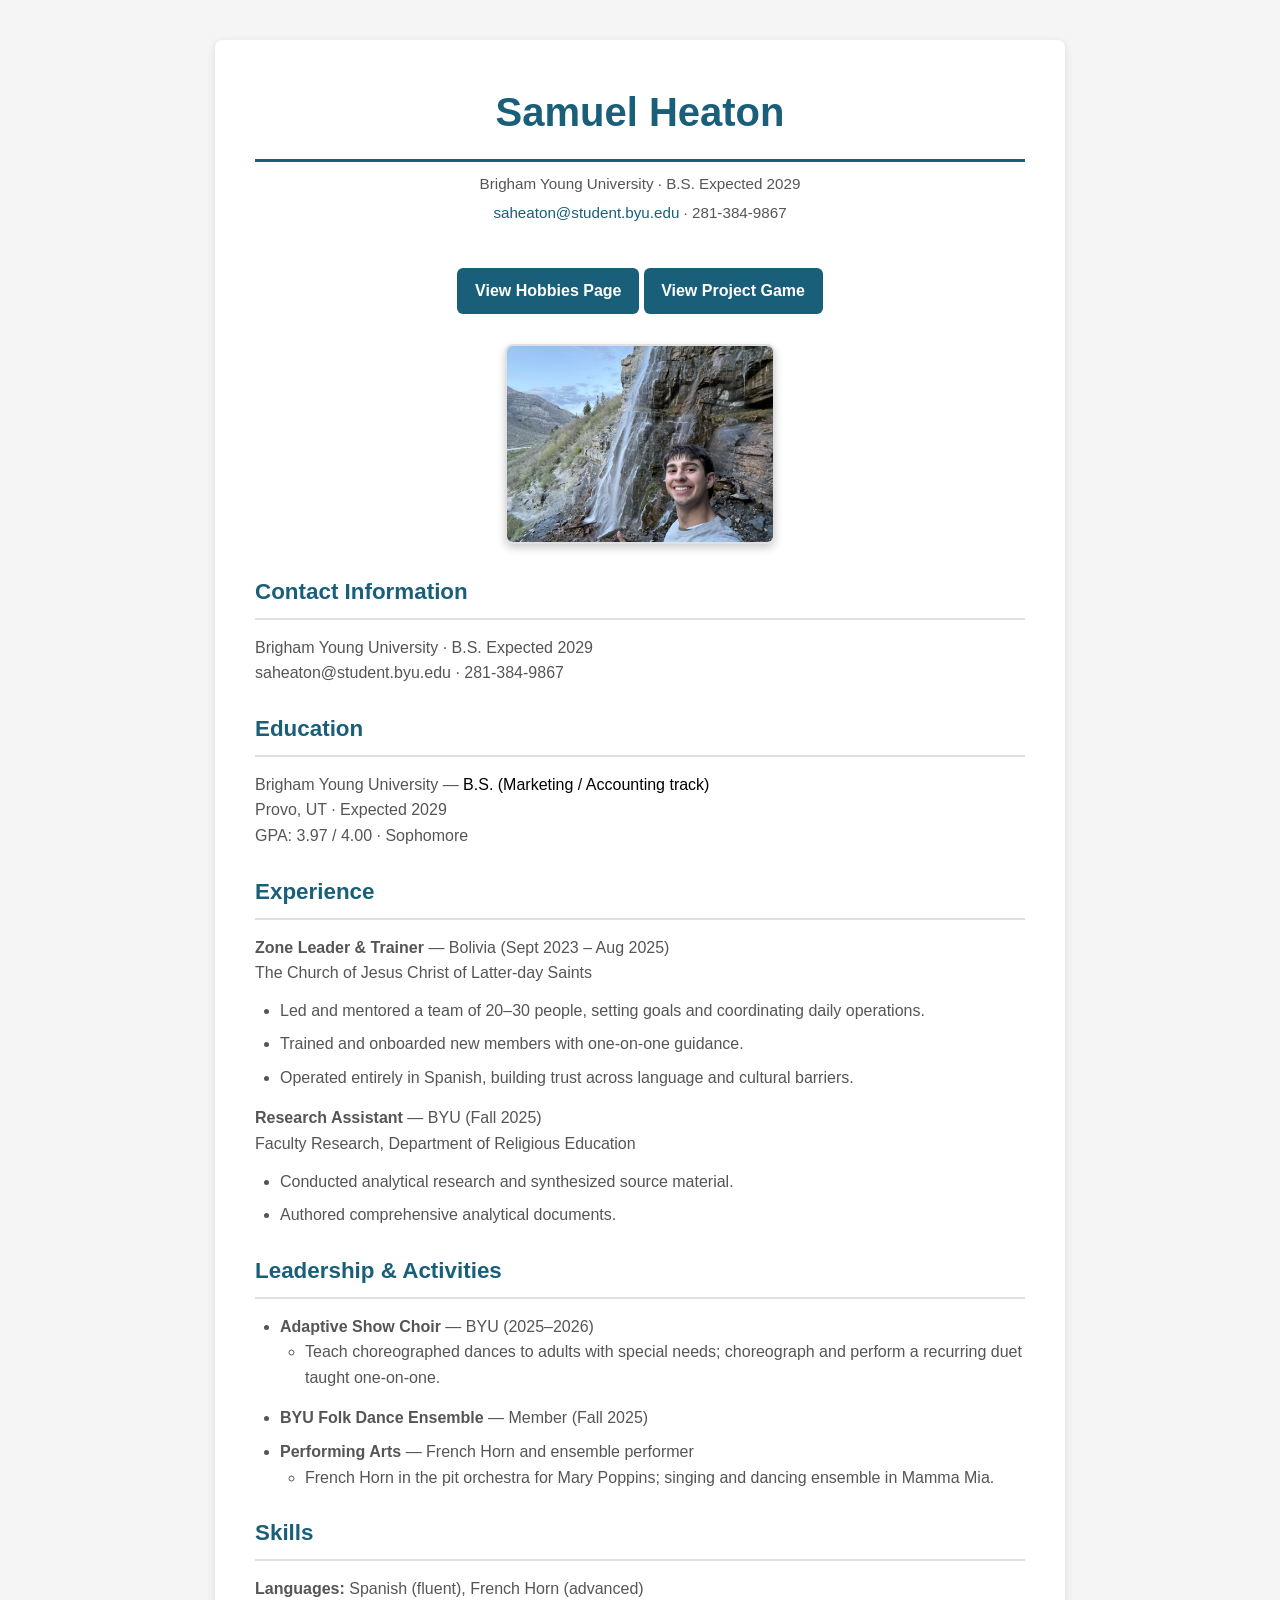
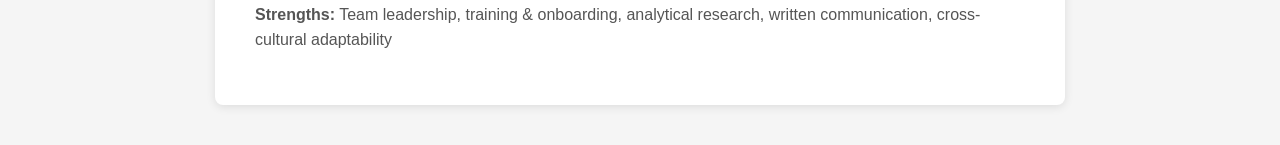
<file: index.html>
<!DOCTYPE html>
<html lang="en">
<head>
    <meta charset="UTF-8">
    <meta name="viewport" content="width=device-width, initial-scale=1.0">
    <title>Samuel Heaton's Resume</title>
   <link rel="stylesheet" href="stylesheets.css">
</head>
<body>
    <div class="container">
        <h1>Samuel Heaton</h1>
        
        <div class="header-info">
            <p>Brigham Young University · B.S. Expected 2029</p>
            <p><a href="mailto:saheaton@student.byu.edu">saheaton@student.byu.edu</a> · 281-384-9867</p>
        </div>
        <div class="header-actions">
            <a href="hobbies.html" class="nav-button">View Hobbies Page</a>
            <a href="projectgame.html" class="nav-button">View Project Game</a>
        </div>

        <img src="Resume Photo.jpg" alt="Samuel Heaton">

        <h2><strong>Contact Information</strong></h2>
        <p>Brigham Young University · B.S. Expected 2029<br>
        saheaton@student.byu.edu · 281-384-9867</p>

        <h2>Education</h2>
        <p>Brigham Young University — <span style="color: #000000;">B.S. (Marketing / Accounting track)</span><br>
        Provo, UT · Expected 2029<br>
        GPA: 3.97 / 4.00 · Sophomore</p>

        <h2>Experience</h2>
        <p><strong>Zone Leader & Trainer</strong> — Bolivia (Sept 2023 – Aug 2025)<br>
        The Church of Jesus Christ of Latter-day Saints</p>
        <ul>
            <li>Led and mentored a team of 20–30 people, setting goals and coordinating daily operations.</li>
            <li>Trained and onboarded new members with one-on-one guidance.</li>
            <li>Operated entirely in Spanish, building trust across language and cultural barriers.</li>
        </ul>

        <p><strong>Research Assistant</strong> — BYU (Fall 2025)<br>
        Faculty Research, Department of Religious Education</p>
        <ul>
            <li>Conducted analytical research and synthesized source material.</li>
            <li>Authored comprehensive analytical documents.</li>
        </ul>

        <h2 id="Leadership">Leadership & Activities</h2>
        <ul>
            <li>
                <strong>Adaptive Show Choir</strong> — BYU (2025–2026)
                <ul>
                    <li>Teach choreographed dances to adults with special needs; choreograph and perform a recurring duet taught one-on-one.</li>
                </ul>
            </li>
            <li><strong>BYU Folk Dance Ensemble</strong> — Member (Fall 2025)</li>
            <li>
                <strong>Performing Arts</strong> — French Horn and ensemble performer
                <ul>
                    <li>French Horn in the pit orchestra for Mary Poppins; singing and dancing ensemble in Mamma Mia.</li>
                </ul>
            </li>
        </ul>

        <h2>Skills</h2>
        <p><strong>Languages:</strong> Spanish (fluent), French Horn (advanced)<br>
        <strong>Strengths:</strong> Team leadership, training & onboarding, analytical research, written communication, cross-cultural adaptability</p>
    </div>
</body>
</html>
</file>
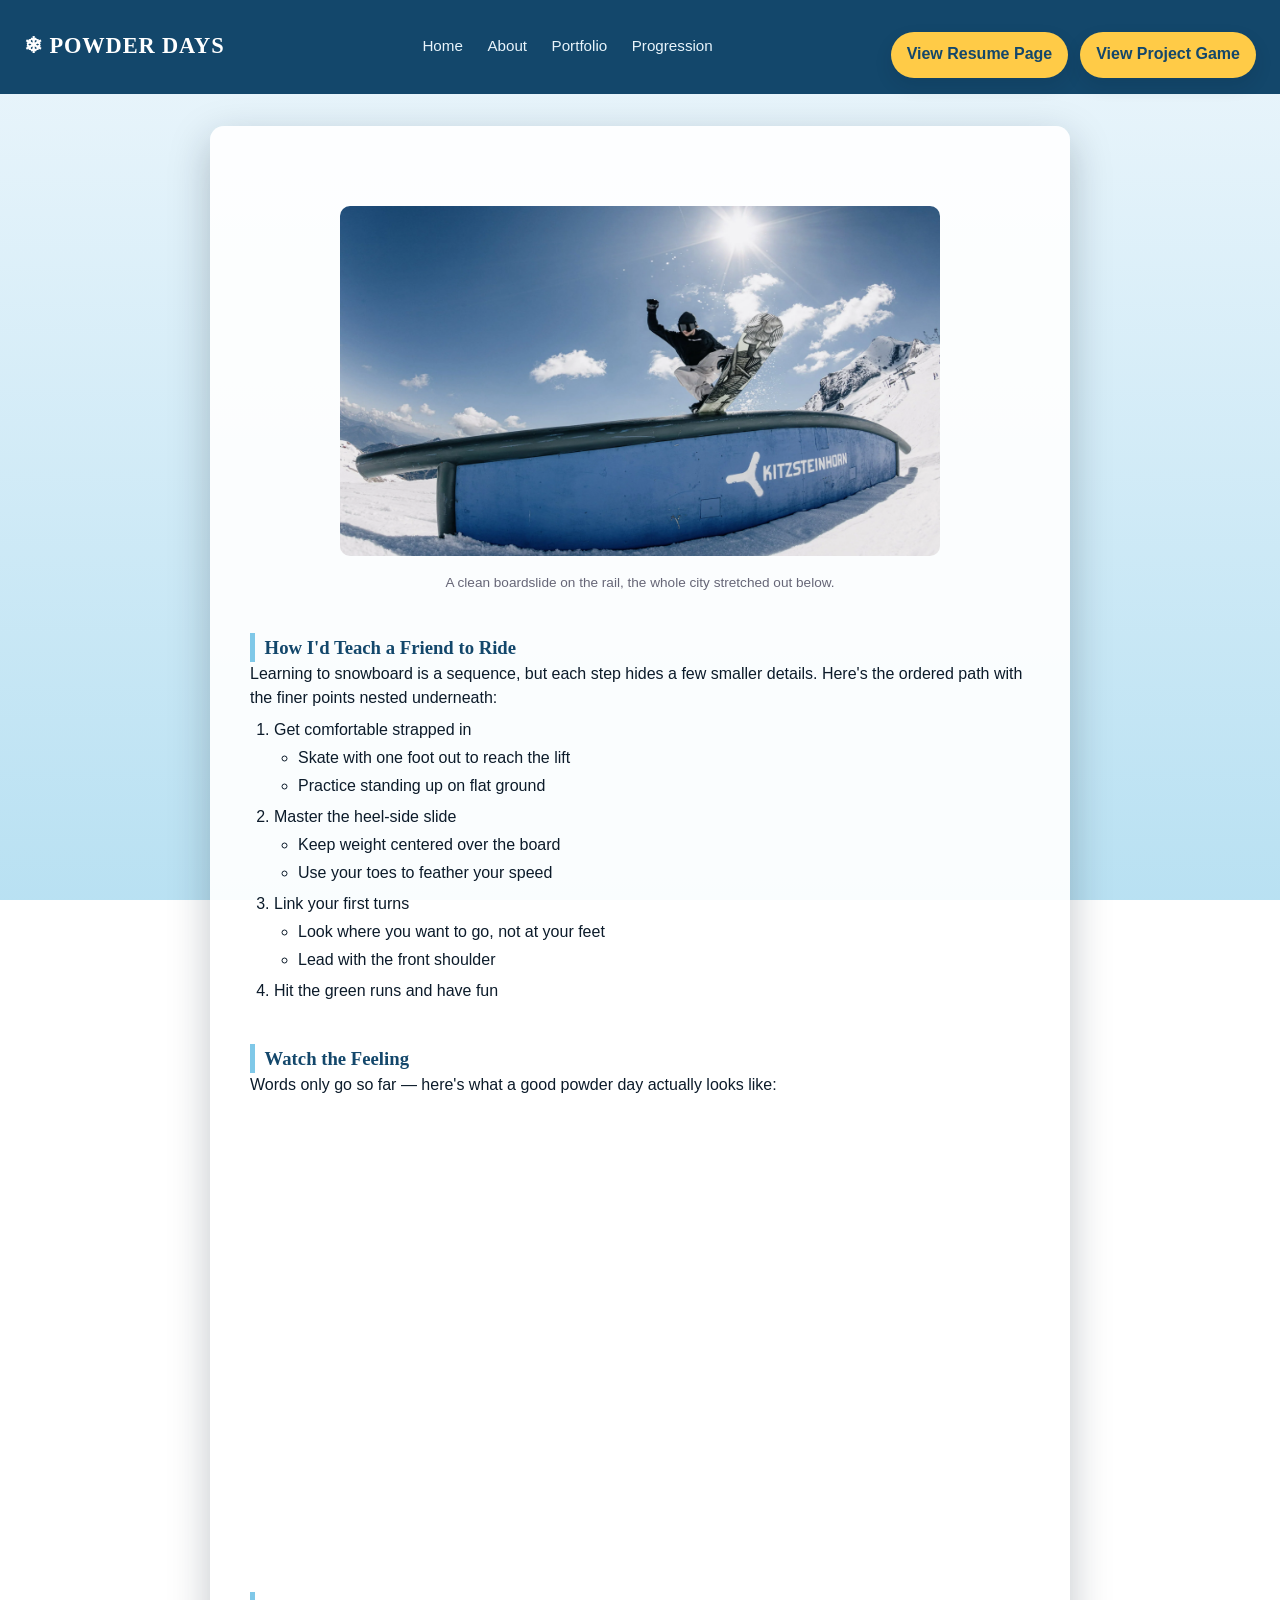
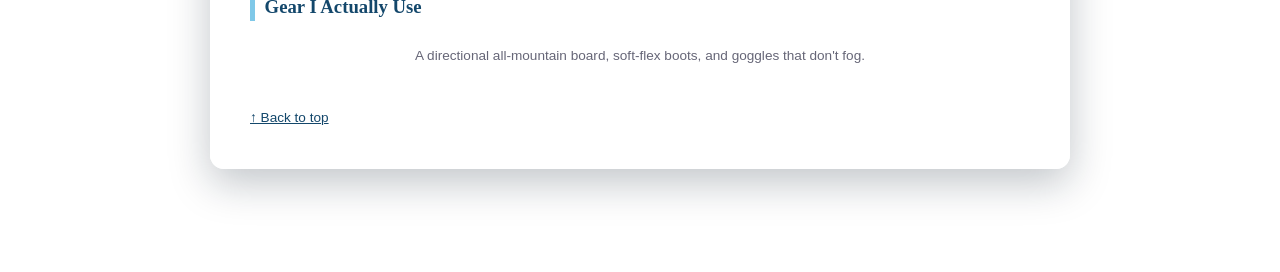
<file: hobbies.html>
<!DOCTYPE html>
<html lang="en">
<head>
  <meta charset="UTF-8">
  <meta name="viewport" content="width=device-width, initial-scale=1.0">
  <title>Powder Days — A Snowboarding Scratch Page</title>
  <link rel="stylesheet" href="stylesheet snowboarding.css">
</head>
<body>

<header id="top" class="site-header">
  <h1>❄ Powder Days</h1>
  <nav>
    <a href="index.html">Home</a>
    <a href="about.html">About</a>
    <a href="portfolio.html">Portfolio</a>
    <a href="#progression">Progression</a>
  </nav>
  <div style="display:flex;gap:0.75rem;flex-wrap:wrap;align-items:center;margin-top:1rem;">
    <a href="index.html" class="nav-button">View Resume Page</a>
    <a href="projectgame.html" class="nav-button">View Project Game</a>
  </div>
</header>

<main class="content-card">
  <figure>
    <img class="shot" src="Snowboarding Hobbies page.jpg" alt="Snowboarder sliding a rail" height="350" width="600">
    <figcaption>A clean boardslide on the rail, the whole city stretched out below.</figcaption>
  </figure>

  <h3 id="progression">How I'd Teach a Friend to Ride</h3>
  <p>Learning to snowboard is a sequence, but each step hides a few smaller details. Here's the ordered path with the finer points nested underneath:</p>

  <ol>
    <li>Get comfortable strapped in
      <ul>
        <li>Skate with one foot out to reach the lift</li>
        <li>Practice standing up on flat ground</li>
      </ul>
    </li>
    <li>Master the heel-side slide
      <ul>
        <li>Keep weight centered over the board</li>
        <li>Use your toes to feather your speed</li>
      </ul>
    </li>
    <li>Link your first turns
      <ul>
        <li>Look where you want to go, not at your feet</li>
        <li>Lead with the front shoulder</li>
      </ul>
    </li>
    <li>Hit the green runs and have fun</li>
  </ol>

  <h3>Watch the Feeling</h3>
  <p>Words only go so far — here's what a good powder day actually looks like:</p>
  <div class="video-wrap">
    <iframe
      src="https://www.youtube.com/embed/Gm2gLbsahB8"
      title="Snowboarding powder video"
      allow="accelerometer; autoplay; clipboard-write; encrypted-media; gyroscope; picture-in-picture"
      allowfullscreen></iframe>
  </div>

  <h3>Gear I Actually Use</h3>
  <figure>
    <figcaption>A directional all-mountain board, soft-flex boots, and goggles that don't fog.</figcaption>
  </figure>

  <a class="toplink" href="#top">↑ Back to top</a>
</main>

<footer>
  Scratch page · built by hand with HTML &amp; CSS · ❄
</footer>

</body>
</html>
</file>
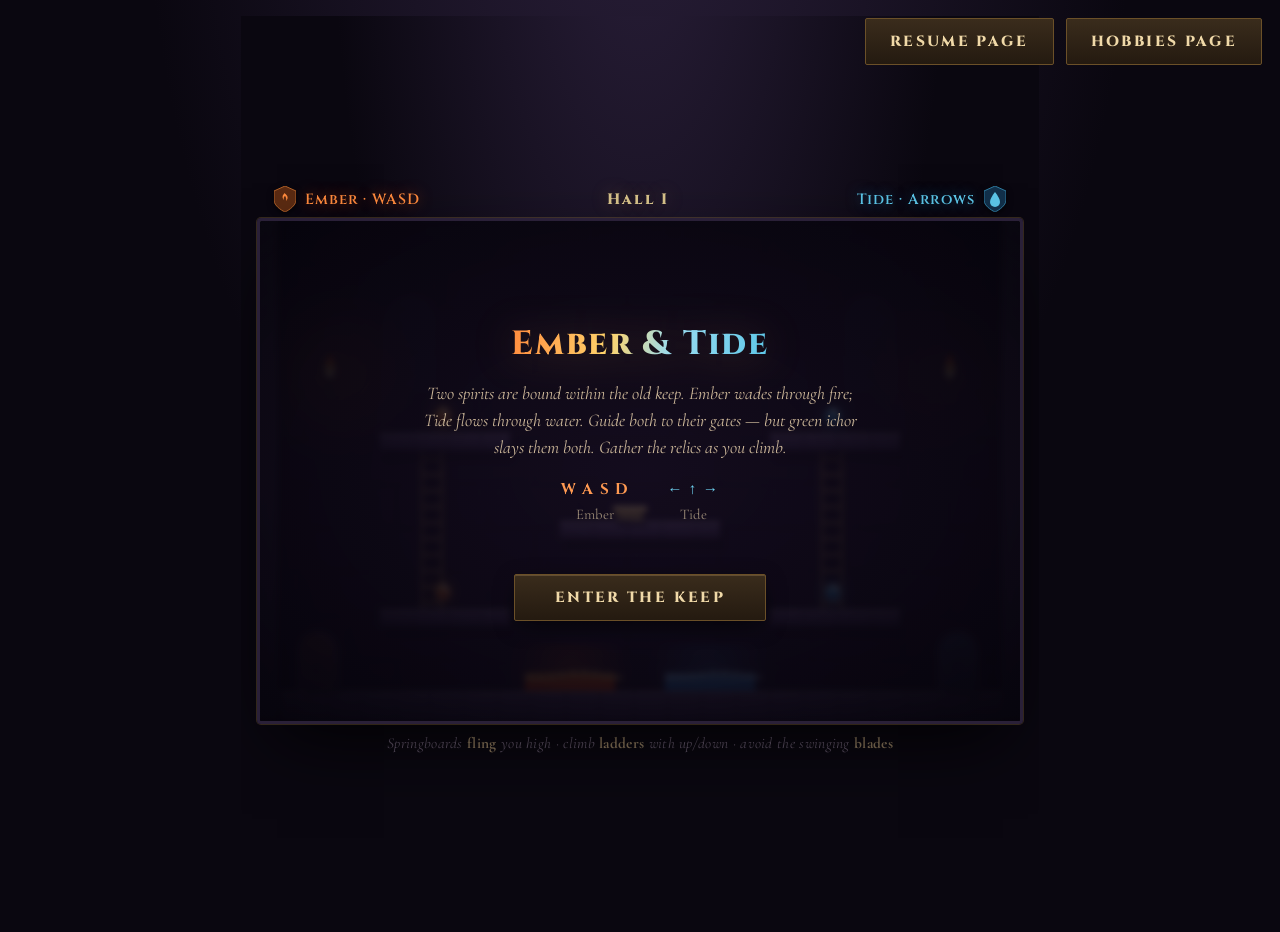
<file: projectgame.html>
<!DOCTYPE html>
<html lang="en">
<head>
<meta charset="UTF-8">
<meta name="viewport" content="width=device-width, initial-scale=1.0">
<title>Ember & Tide — A Castle Co-op</title>
<style>
  @import url('https://fonts.googleapis.com/css2?family=Cinzel:wght@600;800&family=Cormorant+Garamond:ital,wght@0,500;0,600;1,500&display=swap');
  *{margin:0;padding:0;box-sizing:border-box;}
  html,body{
    background:
      radial-gradient(ellipse at 50% -20%, #2a1f3a 0%, transparent 55%),
      #0a0710;
    display:flex;flex-direction:column;align-items:center;justify-content:center;
    min-height:100vh;
    font-family:'Cormorant Garamond',serif;
    overflow:hidden;user-select:none;
    padding:16px;
  }
  #ui{
    display:flex;align-items:center;justify-content:space-between;
    width:760px;max-width:98vw;padding:6px 14px;
  }
  .player-label{
    font-family:'Cinzel',serif;font-size:0.92rem;font-weight:600;
    letter-spacing:0.06em;display:flex;align-items:center;gap:9px;
  }
  .fire-label{color:#ff8a3d;text-shadow:0 0 14px rgba(255,90,20,0.5);}
  .water-label{color:#5cc6e8;text-shadow:0 0 14px rgba(40,160,220,0.5);}
  .crest{width:22px;height:26px;position:relative;}
  .crest svg{width:100%;height:100%;filter:drop-shadow(0 2px 3px rgba(0,0,0,0.6));}
  #level-info{
    font-family:'Cinzel',serif;font-size:0.95rem;font-weight:800;
    color:#d8c38a;letter-spacing:0.14em;
    text-shadow:0 0 18px rgba(180,140,60,0.4);
  }
  #canvas-wrap{
    position:relative;
    border:3px solid #2a2038;
    border-radius:4px;overflow:hidden;
    box-shadow:
      0 0 0 1px rgba(180,140,70,0.25),
      0 30px 70px -20px rgba(0,0,0,0.9),
      inset 0 0 120px rgba(0,0,0,0.5);
  }
  canvas{display:block;}
  #overlay{
    position:absolute;inset:0;
    display:flex;flex-direction:column;align-items:center;justify-content:center;
    gap:14px;
    background:radial-gradient(ellipse at center,rgba(20,12,30,0.82),rgba(6,4,12,0.94));
    backdrop-filter:blur(3px);transition:opacity 0.35s;
    padding:30px;text-align:center;
  }
  #overlay.gone{opacity:0;pointer-events:none;}
  #overlay h2{
    font-family:'Cinzel',serif;font-size:2.1rem;font-weight:800;letter-spacing:0.05em;
    background:linear-gradient(100deg,#ff8a3d 0%,#ffd36b 38%,#9adcf0 62%,#5cc6e8 100%);
    -webkit-background-clip:text;background-clip:text;color:transparent;
    filter:drop-shadow(0 2px 20px rgba(255,180,80,0.25));
  }
  #overlay .scroll{
    color:#cdb89a;font-size:1.12rem;max-width:440px;line-height:1.5;font-style:italic;
  }
  .key-guide{display:flex;gap:38px;margin-top:4px;}
  .key-guide span{display:flex;flex-direction:column;align-items:center;gap:5px;color:#9a8a76;font-size:0.92rem;}
  .key-guide strong{font-family:'Cinzel',serif;font-size:0.95rem;letter-spacing:0.08em;}
  .fire-key{color:#ff9a52;}
  .water-key{color:#6dd0ee;}
  #msg{font-family:'Cinzel',serif;font-size:1.35rem;color:#f4e4c1;letter-spacing:0.03em;
       text-shadow:0 0 22px rgba(255,210,120,0.6);min-height:1.4rem;}
  #start-btn{
    font-family:'Cinzel',serif;font-size:0.92rem;font-weight:800;letter-spacing:0.16em;
    text-transform:uppercase;
    background:linear-gradient(180deg,#3a2c1c,#241a10);
    color:#f0d9a8;border:1px solid #6b5028;padding:13px 40px;border-radius:2px;cursor:pointer;
    box-shadow:0 6px 24px -6px rgba(0,0,0,0.8), inset 0 1px 0 rgba(255,210,140,0.2);
    transition:transform 0.12s, box-shadow 0.12s, border-color 0.12s;
  }
  #start-btn:hover{transform:translateY(-2px);border-color:#a07838;
    box-shadow:0 12px 30px -8px rgba(0,0,0,0.9), 0 0 24px rgba(180,130,50,0.35), inset 0 1px 0 rgba(255,210,140,0.3);}
  #start-btn:active{transform:translateY(0);}
  .nav-button{
    font-family:'Cinzel',serif;font-size:0.92rem;font-weight:800;letter-spacing:0.16em;
    text-transform:uppercase;
    background:linear-gradient(180deg,#3a2c1c,#241a10);
    color:#f0d9a8;
    border:1px solid #6b5028;
    padding:13px 24px;
    border-radius:2px;
    text-decoration:none;
    cursor:pointer;
    transition:transform 0.12s, box-shadow 0.12s, border-color 0.12s;
  }
  .nav-button:hover{transform:translateY(-2px);border-color:#a07838;box-shadow:0 12px 30px -8px rgba(0,0,0,0.9),0 0 24px rgba(180,130,50,0.35),inset 0 1px 0 rgba(255,210,140,0.3);}
  .hint-bar{
    width:760px;max-width:98vw;text-align:center;color:#6a5d72;
    font-size:0.96rem;font-style:italic;margin-top:10px;letter-spacing:0.02em;
  }
  .hint-bar b{color:#9a8466;font-style:normal;}
</style>
</head>
<body>
<div id="ui">
  <div class="player-label fire-label">
    <div class="crest"><svg viewBox="0 0 22 26"><path d="M11 0 L22 5 V14 C22 21 11 26 11 26 C11 26 0 21 0 14 V5 Z" fill="#5a2a12" stroke="#b06028" stroke-width="1"/><path d="M11 7 c-3 2 -3 5 -1 7 c-1 -3 1 -4 1 -4 c0 0 2 2 1 5 c2 -2 3 -5 -2 -8z" fill="#ff8a3d"/></svg></div>
    Ember · WASD
  </div>
  <div id="level-info">Hall I</div>
  <div class="player-label water-label">
    Tide · Arrows
    <div class="crest"><svg viewBox="0 0 22 26"><path d="M11 0 L22 5 V14 C22 21 11 26 11 26 C11 26 0 21 0 14 V5 Z" fill="#12304a" stroke="#2f7ba0" stroke-width="1"/><path d="M11 6 c3 4 5 7 5 10 a5 5 0 0 1 -10 0 c0 -3 2 -6 5 -10z" fill="#5cc6e8"/></svg></div>
  </div>
</div>
<div style="position:absolute;top:18px;right:18px;display:flex;gap:0.75rem;z-index:20;">
  <a class="nav-button" href="index.html">Resume Page</a>
  <a class="nav-button" href="hobbies.html">Hobbies Page</a>
</div>
<div id="canvas-wrap">
  <canvas id="c" width="760" height="500"></canvas>
  <div id="overlay">
    <h2>Ember &amp; Tide</h2>
    <p class="scroll">Two spirits are bound within the old keep. Ember wades through fire; Tide flows through water. Guide both to their gates — but green ichor slays them both. Gather the relics as you climb.</p>
    <div class="key-guide">
      <span><strong class="fire-key">W A S D</strong>Ember</span>
      <span><strong class="water-key">← ↑ →</strong>Tide</span>
    </div>
    <div id="msg"></div>
    <button id="start-btn">Enter the Keep</button>
  </div>
</div>
<div class="hint-bar">Springboards <b>fling</b> you high · climb <b>ladders</b> with up/down · avoid the swinging <b>blades</b></div>

<script>
const canvas=document.getElementById('c');
const ctx=canvas.getContext('2d');
const W=canvas.width,H=canvas.height;
const overlay=document.getElementById('overlay');
const msgEl=document.getElementById('msg');
const startBtn=document.getElementById('start-btn');
const levelInfo=document.getElementById('level-info');

/* ── PHYSICS CONSTANTS ── */
const GRAV=0.62;
const SPEED=3.4;
const JUMP=-12.2;          // base jump height (~ clears 105px gaps when timed)
const BOUNCE=-18.5;        // springboard launch
const CLIMB=2.6;
const PW=20,PH=30;
const MAXVY=17;

/* Reachability note:
   jump apex ≈ JUMP^2/(2*GRAV) ≈ 12.2^2/1.24 ≈ 120px.
   So vertical gaps between a floor and the next platform are kept ≤ 96px,
   and anything higher is reached via springboard (bounce apex ≈ 276px) or ladder. */

/* ── INPUT ── */
const keys={};
addEventListener('keydown',e=>{
  if(['ArrowUp','ArrowDown','ArrowLeft','ArrowRight','Space'].includes(e.code))e.preventDefault();
  keys[e.code]=true;
});
addEventListener('keyup',e=>keys[e.code]=false);

/* ── ROMAN ── */
const ROM=['I','II','III','IV','V'];

/* ── LEVELS ──
   Components:
   platforms:[{x,y,w,h}]  solid stone
   lava/water/toxic:[{x,y,w,h}]  hazards
   springs:[{x,y}]  bounce pads (28w) — launch upward
   ladders:[{x,y,h}]  climbable (24w)
   spikes:[{x,y,w}]  floor spikes (deadly to both)
   blade:[{x,y,len,phase}]  swinging pendulum blade (deadly to both)
   fireGems/waterGems:[{x,y}]
   fireDoor/waterDoor/fireStart/waterStart:{x,y}
*/
/* Door geometry: a door is 36 wide, 54 tall, drawn from its (x,y) top down to y+54.
   Its base rests at y+54, so a door at y = (platformTop - 54) sits on that platform.
   Floor top = 470, so a ground-level door uses y = 470-54 = 416.
   Every door below sits directly on the floor or a ledge the players can stand on,
   reachable on foot/ladder/spring without crossing a same-element-fatal hazard. */
const LEVELS=[
  /* ── HALL I — gentle intro. Doors on the floor, both at ground level. ── */
  {
    platforms:[
      {x:0,y:470,w:760,h:30},          // floor
      {x:0,y:0,w:18,h:500},{x:742,y:0,w:18,h:500}, // walls
      {x:120,y:388,w:130,h:18},        // low left ledge
      {x:510,y:388,w:130,h:18},        // low right ledge
      {x:300,y:300,w:160,h:18},        // mid centre
      {x:120,y:212,w:130,h:18},        // upper left
      {x:510,y:212,w:130,h:18},        // upper right
    ],
    lava:[{x:265,y:452,w:90,h:18}],    // fire-safe pool, left-centre
    water:[{x:405,y:452,w:90,h:18}],   // water-safe pool, right-centre
    toxic:[],
    springs:[{x:355,y:288}],           // on the mid-centre platform → reach upper ledges
    ladders:[{x:160,y:212,h:176},{x:560,y:212,h:176}], // low ledge ↔ upper ledge each side
    spikes:[],
    blades:[],
    fireGems:[{x:175,y:360},{x:175,y:184}],
    waterGems:[{x:565,y:360},{x:565,y:184}],
    fireDoor:{x:40,y:416},             // ground level, left
    waterDoor:{x:680,y:416},           // ground level, right
    fireStart:{x:90,y:435},
    waterStart:{x:640,y:435},
  },
  /* ── HALL II — ladders + one blade. Doors on the low side ledges. ── */
  {
    platforms:[
      {x:0,y:470,w:760,h:30},
      {x:0,y:0,w:18,h:500},{x:742,y:0,w:18,h:500},
      {x:18,y:392,w:200,h:18},         // left door ledge (top=392)
      {x:300,y:392,w:160,h:18},        // centre low
      {x:542,y:392,w:200,h:18},        // right door ledge
      {x:170,y:286,w:120,h:18},
      {x:470,y:286,w:120,h:18},
      {x:300,y:182,w:160,h:18},        // top centre
    ],
    lava:[{x:230,y:452,w:70,h:18}],
    water:[{x:460,y:452,w:70,h:18}],
    toxic:[{x:355,y:452,w:50,h:18}],
    springs:[{x:345,y:380}],           // on centre-low platform → reach top centre
    ladders:[
      {x:60,y:392,h:78},               // floor → left door ledge
      {x:660,y:392,h:78},              // floor → right door ledge
      {x:200,y:286,h:106},             // left ledge → left mid
      {x:520,y:286,h:106},             // right ledge → right mid
    ],
    spikes:[{x:560,y:458,w:60}],
    blades:[{x:380,y:60,len:150,phase:0}],
    fireGems:[{x:210,y:258},{x:360,y:154}],
    waterGems:[{x:510,y:258},{x:395,y:154}],
    fireDoor:{x:40,y:338},             // base 392 = left ledge top
    waterDoor:{x:680,y:338},           // base 392 = right ledge top
    fireStart:{x:120,y:357},
    waterStart:{x:600,y:357},
  },
  /* ── HALL III — vertical climb + two blades. Doors atop the side towers. ── */
  {
    platforms:[
      {x:0,y:470,w:760,h:30},
      {x:0,y:0,w:18,h:500},{x:742,y:0,w:18,h:500},
      {x:18,y:392,w:150,h:18},         // left lower ledge
      {x:592,y:392,w:150,h:18},        // right lower ledge
      {x:330,y:392,w:100,h:18},        // centre low isle
      {x:180,y:300,w:120,h:18},        // left mid
      {x:460,y:300,w:120,h:18},        // right mid
      {x:18,y:206,w:150,h:18},         // left tower top (fire door)
      {x:592,y:206,w:150,h:18},        // right tower top (water door)
      {x:300,y:150,w:160,h:18},        // top centre
    ],
    lava:[{x:200,y:452,w:80,h:18}],
    water:[{x:480,y:452,w:80,h:18}],
    toxic:[{x:340,y:452,w:80,h:18}],
    springs:[{x:355,y:380},{x:60,y:380},{x:640,y:380}], // all on solid ledges
    ladders:[
      {x:200,y:300,h:96},              // left mid → centre-low region
      {x:520,y:300,h:96},              // right mid → centre-low region
      {x:60,y:206,h:190},              // left lower ledge → left tower top
      {x:640,y:206,h:190},             // right lower ledge → right tower top
    ],
    spikes:[{x:350,y:458,w:60}],
    blades:[{x:250,y:40,len:120,phase:0},{x:510,y:40,len:120,phase:Math.PI}],
    fireGems:[{x:230,y:272},{x:355,y:122}],
    waterGems:[{x:490,y:272},{x:405,y:122}],
    fireDoor:{x:50,y:152},             // base 206 = left tower top
    waterDoor:{x:674,y:152},           // base 206 = right tower top
    fireStart:{x:60,y:357},
    waterStart:{x:640,y:357},
  },
];

/* ── STATE ── */
let level,fire,water,gems,gameRunning=false,won=false,currentLevel=0,deathFlash=0;

function mkPlayer(s,type){
  return {x:s.x,y:s.y,vx:0,vy:0,onGround:false,onLadder:false,type,alive:true,atDoor:false,face:1,squash:0};
}
function initLevel(idx){
  level=JSON.parse(JSON.stringify(LEVELS[idx]));
  fire=mkPlayer(level.fireStart,'fire');
  water=mkPlayer(level.waterStart,'water');
  gems={
    fire:level.fireGems.map(g=>({...g,collected:false})),
    water:level.waterGems.map(g=>({...g,collected:false})),
  };
  won=false;
  levelInfo.textContent='Hall '+ROM[idx];
}

/* ── COLLISION ── */
function overlap(ax,ay,aw,ah,bx,by,bw,bh){return ax<bx+bw&&ax+aw>bx&&ay<by+bh&&ay+ah>by;}

const LADW=24, SPRW=30, SPRH=12;

function updatePlayer(p,inX,jump,up,down,lvl,t){
  if(!p.alive)return;
  if(inX!==0)p.face=inX>0?1:-1;

  // Ladder detection
  let onLad=false, ladX=0;
  for(const l of lvl.ladders){
    if(overlap(p.x,p.y,PW,PH,l.x,l.y,LADW,l.h)){ onLad=true; ladX=l.x+LADW/2; }
  }
  p.onLadder=onLad;

  // Horizontal
  p.vx=inX*SPEED;
  p.x+=p.vx;
  for(const pl of lvl.platforms){
    if(overlap(p.x,p.y,PW,PH,pl.x,pl.y,pl.w,pl.h)){
      if(p.vx>0)p.x=pl.x-PW; else if(p.vx<0)p.x=pl.x+pl.w; p.vx=0;
    }
  }

  // Vertical — ladder mode vs gravity mode
  if(onLad && (up||down)){
    p.vy=0;
    p.y += (down?CLIMB:0)-(up?CLIMB:0);
    // gentle snap toward ladder centre
    const cx=p.x+PW/2;
    p.x += (ladX-cx)*0.2;
  } else {
    if(jump && p.onGround){ p.vy=JUMP; p.onGround=false; p.squash=-1; }
    p.vy+=GRAV;
    if(p.vy>MAXVY)p.vy=MAXVY;
    p.y+=p.vy;
  }

  // Platform vertical resolve
  p.onGround=false;
  for(const pl of lvl.platforms){
    if(overlap(p.x,p.y,PW,PH,pl.x,pl.y,pl.w,pl.h)){
      if(p.vy>0){p.y=pl.y-PH;p.onGround=true;}
      else if(p.vy<0){p.y=pl.y+pl.h;}
      p.vy=0;
    }
  }

  // Springs — launch
  for(const s of lvl.springs){
    if(overlap(p.x,p.y,PW,PH,s.x,s.y,SPRW,SPRH) && p.vy>=0){
      p.vy=BOUNCE; p.onGround=false; p.squash=-1.4; s._fire=t;
    }
  }

  // Hazards
  for(const h of lvl.lava)  if(overlap(p.x,p.y,PW,PH,h.x,h.y,h.w,h.h)&&p.type==='water')p.alive=false;
  for(const h of lvl.water) if(overlap(p.x,p.y,PW,PH,h.x,h.y,h.w,h.h)&&p.type==='fire') p.alive=false;
  for(const h of lvl.toxic) if(overlap(p.x,p.y,PW,PH,h.x,h.y,h.w,h.h))p.alive=false;
  for(const sp of lvl.spikes){
    if(overlap(p.x,p.y,PW,PH,sp.x,sp.y,sp.w,12))p.alive=false;
  }
  // Blades
  for(const b of lvl.blades){
    const ang=Math.sin(t*1.6+b.phase)*1.15;
    const bx=b.x+Math.sin(ang)*b.len;
    const by=b.y+Math.cos(ang)*b.len;
    if(overlap(p.x,p.y,PW,PH,bx-14,by-14,28,28))p.alive=false;
  }

  // Out of bounds
  if(p.y>H+40)p.alive=false;

  if(p.squash<0)p.squash+=0.12; if(p.squash>0)p.squash=0;
}

function atDoor(p,d){
  // door spans x..x+36, base at y+54; player must overlap the doorway horizontally
  // and have their feet near the door base (standing on the same ledge)
  const horiz = (p.x+PW/2) > d.x-6 && (p.x+PW/2) < d.x+42;
  const vert  = Math.abs((p.y+PH)-(d.y+54)) < 30;
  return horiz && vert;
}

/* ── DRAWING ── */

function drawBackground(t){
  const bg=ctx.createLinearGradient(0,0,0,H);
  bg.addColorStop(0,'#1c1226');bg.addColorStop(0.5,'#120c1c');bg.addColorStop(1,'#080510');
  ctx.fillStyle=bg;ctx.fillRect(0,0,W,H);

  // back wall — stone block masonry, dim
  ctx.save();
  ctx.globalAlpha=0.5;
  for(let y=0;y<H;y+=44){
    const off=(Math.floor(y/44)%2)*46;
    for(let x=-46;x<W;x+=92){
      ctx.fillStyle=((x+y)%184===0)?'#1a1322':'#171020';
      ctx.fillRect(x+off,y,90,42);
      ctx.strokeStyle='rgba(0,0,0,0.4)';
      ctx.lineWidth=2;ctx.strokeRect(x+off,y,90,42);
      ctx.strokeStyle='rgba(120,90,140,0.05)';
      ctx.strokeRect(x+off+1,y+1,88,40);
    }
  }
  ctx.restore();

  // arched windows with moonlight
  for(const wx of [150,610]){
    ctx.save();
    const g=ctx.createLinearGradient(0,60,0,220);
    g.addColorStop(0,'rgba(120,150,220,0.12)');g.addColorStop(1,'rgba(60,80,160,0)');
    ctx.fillStyle=g;
    ctx.beginPath();
    ctx.moveTo(wx-26,200);ctx.lineTo(wx-26,100);
    ctx.arc(wx,100,26,Math.PI,0);ctx.lineTo(wx+26,200);ctx.closePath();ctx.fill();
    ctx.restore();
  }

  // wall torches flicker
  for(const tx of [70,690]){
    const fl=Math.sin(t*9+tx)*0.3+0.7;
    const g=ctx.createRadialGradient(tx,150,4,tx,150,90);
    g.addColorStop(0,`rgba(255,150,40,${0.28*fl})`);
    g.addColorStop(1,'rgba(255,120,20,0)');
    ctx.fillStyle=g;ctx.beginPath();ctx.arc(tx,150,90,0,Math.PI*2);ctx.fill();
    // bracket + flame
    ctx.fillStyle='#3a2a1a';ctx.fillRect(tx-3,150,6,30);
    for(let i=0;i<3;i++){
      const fy=150-i*5-Math.random()*2;
      ctx.fillStyle=i===0?'#fff0a0':(i===1?'#ffb030':'#ff6010');
      ctx.beginPath();ctx.ellipse(tx,fy,5-i,9-i*2.5,0,0,Math.PI*2);ctx.fill();
    }
  }
}

function drawPlatform(pl){
  // drop shadow on the wall behind/below
  ctx.fillStyle='rgba(0,0,0,0.45)';
  ctx.fillRect(pl.x+5,pl.y+5,pl.w,pl.h+6);

  // stone slab body
  const g=ctx.createLinearGradient(pl.x,pl.y,pl.x,pl.y+pl.h);
  g.addColorStop(0,'#7d6a8e');g.addColorStop(0.18,'#5b4a72');g.addColorStop(1,'#352a4a');
  ctx.fillStyle=g;ctx.fillRect(pl.x,pl.y,pl.w,pl.h);

  // top moss/light edge
  ctx.fillStyle='rgba(180,200,160,0.18)';ctx.fillRect(pl.x,pl.y,pl.w,2);
  ctx.fillStyle='rgba(255,240,210,0.22)';ctx.fillRect(pl.x,pl.y,pl.w,1);

  // block seams
  ctx.strokeStyle='rgba(0,0,0,0.35)';ctx.lineWidth=1.5;
  for(let bx=pl.x+34;bx<pl.x+pl.w;bx+=34){
    ctx.beginPath();ctx.moveTo(bx,pl.y);ctx.lineTo(bx,pl.y+pl.h);ctx.stroke();
  }
  // bottom shade
  ctx.fillStyle='rgba(0,0,0,0.3)';ctx.fillRect(pl.x,pl.y+pl.h-3,pl.w,3);
}

function drawHazard(h,type,t){
  const g=ctx.createLinearGradient(h.x,h.y,h.x,h.y+h.h+14);
  if(type==='lava'){g.addColorStop(0,'#ffb030');g.addColorStop(0.4,'#ff4800');g.addColorStop(1,'#5a0a00');}
  else if(type==='water'){g.addColorStop(0,'#7fd4ff');g.addColorStop(0.4,'#1e88e5');g.addColorStop(1,'#06205a');}
  else{g.addColorStop(0,'#9cff7a');g.addColorStop(0.4,'#3fa83f');g.addColorStop(1,'#0d3010');}
  ctx.fillStyle=g;ctx.fillRect(h.x,h.y,h.w,h.h+10);

  // glow
  ctx.save();
  const col=type==='lava'?'255,110,20':type==='water'?'60,160,230':'90,220,90';
  const gl=ctx.createRadialGradient(h.x+h.w/2,h.y,2,h.x+h.w/2,h.y,h.w*0.7);
  gl.addColorStop(0,`rgba(${col},0.35)`);gl.addColorStop(1,`rgba(${col},0)`);
  ctx.fillStyle=gl;ctx.fillRect(h.x-20,h.y-30,h.w+40,h.h+40);
  ctx.restore();

  // animated surface
  ctx.fillStyle=type==='lava'?'rgba(255,220,120,0.7)':type==='water'?'rgba(190,235,255,0.6)':'rgba(200,255,190,0.5)';
  for(let i=0;i<h.w;i+=11){
    const wv=Math.sin(t*3+i*0.5)*3;
    ctx.fillRect(h.x+i,h.y+wv,9,4);
  }
  // bubbles
  for(let i=0;i<h.w;i+=26){
    const by=h.y+ ((t*22+i*7)%(h.h+8));
    ctx.globalAlpha=0.5;
    ctx.beginPath();ctx.arc(h.x+i+8,h.y+h.h-(by-h.y),1.6,0,Math.PI*2);ctx.fill();
    ctx.globalAlpha=1;
  }
}

function drawSpring(s,t){
  const x=s.x,y=s.y;
  const fired=s._fire && (t-s._fire)<0.25;
  const comp=fired?6:0;
  // shadow
  ctx.fillStyle='rgba(0,0,0,0.4)';ctx.fillRect(x+3,y+SPRH+2,SPRW,4);
  // base
  ctx.fillStyle='#2a2030';ctx.fillRect(x,y+SPRH-4,SPRW,6);
  // coils
  ctx.strokeStyle='#b9a25a';ctx.lineWidth=2.5;
  ctx.beginPath();
  for(let i=0;i<=3;i++){
    const cy=y+comp+ i*(SPRH-comp-3)/3;
    ctx.moveTo(x+2,cy);ctx.lineTo(x+SPRW-2,cy+2);
  }
  ctx.stroke();
  // top pad
  const g=ctx.createLinearGradient(x,y+comp,x,y+comp+5);
  g.addColorStop(0,'#ffe08a');g.addColorStop(1,'#c08020');
  ctx.fillStyle=g;ctx.fillRect(x-2,y+comp-3,SPRW+4,6);
  ctx.fillStyle='rgba(255,255,255,0.4)';ctx.fillRect(x-2,y+comp-3,SPRW+4,1.5);
}

function drawLadder(l){
  const x=l.x;
  // rails — dark iron with highlight
  ctx.fillStyle='rgba(0,0,0,0.4)';ctx.fillRect(x+3,l.y+2,LADW,l.h); // shadow
  ctx.fillStyle='#4a3a28';ctx.fillRect(x,l.y,4,l.h);
  ctx.fillStyle='#4a3a28';ctx.fillRect(x+LADW-4,l.y,4,l.h);
  ctx.fillStyle='rgba(200,160,100,0.3)';ctx.fillRect(x+1,l.y,1.5,l.h);
  ctx.fillStyle='rgba(200,160,100,0.3)';ctx.fillRect(x+LADW-3,l.y,1.5,l.h);
  // rungs
  for(let ry=l.y+8;ry<l.y+l.h-2;ry+=16){
    ctx.fillStyle='#5a4632';ctx.fillRect(x,ry,LADW,4);
    ctx.fillStyle='rgba(210,170,110,0.35)';ctx.fillRect(x,ry,LADW,1.2);
  }
}

function drawSpikes(sp){
  const n=Math.floor(sp.w/12);
  for(let i=0;i<n;i++){
    const sx=sp.x+i*12;
    ctx.fillStyle='rgba(0,0,0,0.4)';
    ctx.beginPath();ctx.moveTo(sx+2,sp.y+12);ctx.lineTo(sx+8,sp.y-2);ctx.lineTo(sx+14,sp.y+12);ctx.fill();
    const g=ctx.createLinearGradient(sx,sp.y-2,sx,sp.y+12);
    g.addColorStop(0,'#e8e0d0');g.addColorStop(1,'#6a5f55');
    ctx.fillStyle=g;
    ctx.beginPath();ctx.moveTo(sx,sp.y+12);ctx.lineTo(sx+6,sp.y-3);ctx.lineTo(sx+12,sp.y+12);ctx.fill();
  }
}

function drawBlade(b,t){
  const ang=Math.sin(t*1.6+b.phase)*1.15;
  const px=b.x, py=b.y;
  const bx=px+Math.sin(ang)*b.len;
  const by=py+Math.cos(ang)*b.len;
  // pivot
  ctx.fillStyle='#2a2230';ctx.beginPath();ctx.arc(px,py,6,0,Math.PI*2);ctx.fill();
  ctx.strokeStyle='#b9a25a';ctx.lineWidth=1.5;ctx.stroke();
  // chain
  ctx.strokeStyle='rgba(120,110,130,0.7)';ctx.lineWidth=2.5;
  ctx.setLineDash([4,3]);
  ctx.beginPath();ctx.moveTo(px,py);ctx.lineTo(bx,by);ctx.stroke();
  ctx.setLineDash([]);
  // blade — crescent
  ctx.save();
  ctx.translate(bx,by);ctx.rotate(ang);
  ctx.fillStyle='rgba(0,0,0,0.4)';
  ctx.beginPath();ctx.ellipse(2,2,18,11,0,0,Math.PI*2);ctx.fill();
  const g=ctx.createLinearGradient(-18,0,18,0);
  g.addColorStop(0,'#9aa4b0');g.addColorStop(0.5,'#e8eef4');g.addColorStop(1,'#7a8490');
  ctx.fillStyle=g;
  ctx.beginPath();ctx.moveTo(-18,0);ctx.quadraticCurveTo(0,-13,18,0);ctx.quadraticCurveTo(0,13,-18,0);ctx.fill();
  ctx.fillStyle='#3a3340';ctx.beginPath();ctx.arc(0,0,4,0,Math.PI*2);ctx.fill();
  ctx.restore();
}

function drawDoor(d,type,reached,t){
  const dw=36,dh=54,x=d.x,y=d.y;
  // shadow
  ctx.fillStyle='rgba(0,0,0,0.5)';ctx.fillRect(x+4,y+4,dw,dh);
  // arch stone frame
  ctx.fillStyle='#2e2640';
  ctx.beginPath();
  ctx.moveTo(x-4,y+dh);ctx.lineTo(x-4,y+14);ctx.arc(x+dw/2,y+14,dw/2+4,Math.PI,0);
  ctx.lineTo(x+dw+4,y+dh);ctx.closePath();ctx.fill();
  // door interior glow
  const base=type==='fire'?[255,120,40]:[70,180,235];
  const a=reached?0.9:0.32;
  const g=ctx.createLinearGradient(x,y,x,y+dh);
  g.addColorStop(0,`rgba(${base[0]},${base[1]},${base[2]},${a})`);
  g.addColorStop(1,`rgba(${base[0]*0.4},${base[1]*0.4},${base[2]*0.5},${a})`);
  ctx.fillStyle=g;
  ctx.beginPath();
  ctx.moveTo(x,y+dh);ctx.lineTo(x,y+14);ctx.arc(x+dw/2,y+14,dw/2,Math.PI,0);
  ctx.lineTo(x+dw,y+dh);ctx.closePath();ctx.fill();
  // reached: portal shimmer
  if(reached){
    ctx.save();ctx.globalAlpha=0.4+0.3*Math.sin(t*5);
    ctx.fillStyle=`rgba(255,255,255,0.6)`;
    ctx.beginPath();
    ctx.moveTo(x,y+dh);ctx.lineTo(x,y+14);ctx.arc(x+dw/2,y+14,dw/2,Math.PI,0);
    ctx.lineTo(x+dw,y+dh);ctx.closePath();ctx.fill();
    ctx.restore();
  }
  // crest symbol
  ctx.fillStyle='rgba(20,12,8,0.8)';
  ctx.font='18px Cinzel,serif';ctx.textAlign='center';
  ctx.fillText(type==='fire'?'🜂':'🜄',x+dw/2,y+dh/2+8);
  // rivets on frame
  ctx.fillStyle='#564468';
  for(const ry of [y+22,y+38]){ctx.beginPath();ctx.arc(x-1,ry,1.6,0,7);ctx.fill();ctx.beginPath();ctx.arc(x+dw+1,ry,1.6,0,7);ctx.fill();}
}

function drawGem(g,type,t){
  if(g.collected)return;
  const cx=g.x+8,cy=g.y+8+Math.sin(t*2.5+g.x)*3,r=9;
  ctx.save();
  ctx.shadowColor=type==='fire'?'rgba(255,150,30,0.9)':'rgba(40,180,255,0.9)';
  ctx.shadowBlur=16;
  // facets
  const top=type==='fire'?'#ffe27a':'#bff0ff';
  const mid=type==='fire'?'#ff9a2e':'#34c0f0';
  const bot=type==='fire'?'#b03000':'#0a4a90';
  ctx.beginPath();
  ctx.moveTo(cx,cy-r);ctx.lineTo(cx+r*0.8,cy-r*0.2);ctx.lineTo(cx+r*0.55,cy+r*0.9);
  ctx.lineTo(cx-r*0.55,cy+r*0.9);ctx.lineTo(cx-r*0.8,cy-r*0.2);ctx.closePath();
  const gg=ctx.createLinearGradient(cx,cy-r,cx,cy+r);
  gg.addColorStop(0,top);gg.addColorStop(0.45,mid);gg.addColorStop(1,bot);
  ctx.fillStyle=gg;ctx.fill();
  ctx.shadowBlur=0;
  // top facet shine
  ctx.fillStyle='rgba(255,255,255,0.55)';
  ctx.beginPath();ctx.moveTo(cx,cy-r);ctx.lineTo(cx+r*0.8,cy-r*0.2);ctx.lineTo(cx,cy-r*0.1);ctx.closePath();ctx.fill();
  ctx.strokeStyle=type==='fire'?'rgba(255,210,120,0.8)':'rgba(160,230,255,0.8)';
  ctx.lineWidth=1;
  ctx.beginPath();
  ctx.moveTo(cx,cy-r);ctx.lineTo(cx+r*0.8,cy-r*0.2);ctx.lineTo(cx+r*0.55,cy+r*0.9);
  ctx.lineTo(cx-r*0.55,cy+r*0.9);ctx.lineTo(cx-r*0.8,cy-r*0.2);ctx.closePath();ctx.stroke();
  ctx.restore();
}

function drawPlayer(p,t){
  if(!p.alive)return;
  const sq=p.squash;
  const sx=1+Math.abs(sq)*0.25, sy=1-Math.abs(sq)*0.3;
  const cx=p.x+PW/2, cy=p.y+PH/2;
  const isFire=p.type==='fire';
  const bob=p.onGround?0:Math.sin(t*9)*1;

  // ground shadow
  ctx.save();
  ctx.fillStyle='rgba(0,0,0,0.35)';
  ctx.beginPath();ctx.ellipse(cx,p.y+PH+2,PW*0.5,4,0,0,Math.PI*2);ctx.fill();
  ctx.restore();

  ctx.save();
  ctx.translate(cx,cy+bob);
  ctx.scale(sx,sy);

  // aura
  const aura=ctx.createRadialGradient(0,0,2,0,0,PW*1.1);
  if(isFire){aura.addColorStop(0,'rgba(255,150,40,0.35)');aura.addColorStop(1,'rgba(255,100,20,0)');}
  else{aura.addColorStop(0,'rgba(70,180,255,0.32)');aura.addColorStop(1,'rgba(40,140,230,0)');}
  ctx.fillStyle=aura;ctx.beginPath();ctx.arc(0,0,PW*1.1,0,Math.PI*2);ctx.fill();

  // body
  const bg=ctx.createRadialGradient(-3,-5,2,0,0,PW*0.7);
  if(isFire){bg.addColorStop(0,'#ffdd66');bg.addColorStop(0.5,'#ff6010');bg.addColorStop(1,'#7a0e00');}
  else{bg.addColorStop(0,'#cdefff');bg.addColorStop(0.5,'#2a9cf0');bg.addColorStop(1,'#06246e');}
  ctx.fillStyle=bg;
  ctx.beginPath();ctx.ellipse(0,2,PW/2-1,PH/2-1,0,0,Math.PI*2);ctx.fill();

  // body rim light
  ctx.strokeStyle=isFire?'rgba(255,220,120,0.5)':'rgba(170,230,255,0.5)';
  ctx.lineWidth=1.2;ctx.beginPath();ctx.ellipse(-1,1,PW/2-2,PH/2-2,0,Math.PI*0.7,Math.PI*1.7);ctx.stroke();

  // head
  ctx.fillStyle=isFire?'#ff7a22':'#26a0f2';
  ctx.beginPath();ctx.arc(0,-PH/2+8,PW/2-2,0,Math.PI*2);ctx.fill();

  // eyes (look toward facing dir)
  const ex=p.face*1.5;
  ctx.fillStyle='#fff';
  ctx.beginPath();ctx.arc(-4+ex,-PH/2+7,3.4,0,Math.PI*2);ctx.fill();
  ctx.beginPath();ctx.arc(4+ex,-PH/2+7,3.4,0,Math.PI*2);ctx.fill();
  ctx.fillStyle='#140a04';
  ctx.beginPath();ctx.arc(-4+ex*1.6,-PH/2+7,1.7,0,Math.PI*2);ctx.fill();
  ctx.beginPath();ctx.arc(4+ex*1.6,-PH/2+7,1.7,0,Math.PI*2);ctx.fill();

  // crown of element
  if(isFire){
    for(let i=-1;i<=1;i++){
      const fx=i*5,fy=-PH/2+3,fl=6+Math.sin(t*7+i*1.7)*3;
      ctx.fillStyle=i===0?'#fff080':'#ff9020';
      ctx.beginPath();ctx.moveTo(fx-3,fy+2);ctx.quadraticCurveTo(fx,fy-fl,fx+3,fy+2);ctx.fill();
    }
  } else {
    ctx.fillStyle='#bfeaff';
    ctx.beginPath();ctx.arc(0,-PH/2+3,PW/2-3,Math.PI,0);ctx.fill();
    const dr=Math.sin(t*3)*2;
    ctx.fillStyle='#5cc6e8';
    ctx.beginPath();ctx.arc(-5,-PH/2+1+dr,2,0,Math.PI*2);ctx.fill();
    ctx.beginPath();ctx.arc(5,-PH/2+1-dr,2,0,Math.PI*2);ctx.fill();
  }
  ctx.restore();
}

function drawHUD(){
  const fc=gems.fire.filter(g=>g.collected).length,ft=gems.fire.length;
  const wc=gems.water.filter(g=>g.collected).length,wt=gems.water.length;
  ctx.font='600 15px Cinzel,serif';
  ctx.fillStyle='#ff9a52';ctx.textAlign='left';
  ctx.fillText(`◆ ${fc}/${ft}`,28,26);
  ctx.fillStyle='#6dd0ee';ctx.textAlign='right';
  ctx.fillText(`${wc}/${wt} ◆`,W-28,26);

  // Gate status — tells players the win condition clearly
  ctx.font='600 13px Cinzel,serif';ctx.textAlign='center';
  const fAt=fire.atDoor, wAt=water.atDoor;
  let banner, col;
  if(fAt&&wAt){ banner='Both gates held — opening…'; col='#ffe9a8'; }
  else if(fAt){ banner='Ember waits at the gate — bring Tide!'; col='#ff9a52'; }
  else if(wAt){ banner='Tide waits at the gate — bring Ember!'; col='#6dd0ee'; }
  else { banner='Reach both gates together to open the way'; col='#8a7c92'; }
  ctx.fillStyle=col;
  ctx.fillText(banner,W/2,26);
}

/* ── LOOP ── */
let t=0;
function loop(){
  if(!gameRunning)return;
  t+=0.016;

  const fX=(keys['KeyD']?1:0)-(keys['KeyA']?1:0);
  const wX=(keys['ArrowRight']?1:0)-(keys['ArrowLeft']?1:0);
  updatePlayer(fire,fX,keys['KeyW'],keys['KeyW'],keys['KeyS'],level,t);
  updatePlayer(water,wX,keys['ArrowUp'],keys['ArrowUp'],keys['ArrowDown'],level,t);

  // gems
  for(const g of gems.fire) if(!g.collected&&overlap(fire.x,fire.y,PW,PH,g.x,g.y,16,16))g.collected=true;
  for(const g of gems.water)if(!g.collected&&overlap(water.x,water.y,PW,PH,g.x,g.y,16,16))g.collected=true;

  fire.atDoor=atDoor(fire,level.fireDoor);
  water.atDoor=atDoor(water,level.waterDoor);

  if(fire.atDoor&&water.atDoor&&!won){
    won=true;gameRunning=false;
    const allGems = gems.fire.every(g=>g.collected)&&gems.water.every(g=>g.collected);
    setTimeout(()=>{
      if(currentLevel<LEVELS.length-1){
        currentLevel++;initLevel(currentLevel);
        msgEl.textContent=allGems?'Hall cleared — every relic claimed!':'Hall cleared!';
        startBtn.textContent='Descend Further →';
        overlay.classList.remove('gone');
      } else {
        msgEl.textContent='The keep is conquered! 🏰';
        startBtn.textContent='Play Again';currentLevel=0;
        overlay.classList.remove('gone');
      }
    },650);
  }

  if((!fire.alive||!water.alive)&&!won){
    gameRunning=false;
    setTimeout(()=>{
      msgEl.textContent = !fire.alive?'Ember has fallen.':'Tide has fallen.';
      startBtn.textContent='Try This Hall Again';
      overlay.classList.remove('gone');
    },250);
  }

  // RENDER
  drawBackground(t);
  for(const h of level.lava)  drawHazard(h,'lava',t);
  for(const h of level.water) drawHazard(h,'water',t);
  for(const h of level.toxic) drawHazard(h,'toxic',t);
  for(const l of level.ladders) drawLadder(l);
  for(const pl of level.platforms) drawPlatform(pl);
  for(const sp of level.spikes) drawSpikes(sp);
  for(const s of level.springs) drawSpring(s,t);
  drawDoor(level.fireDoor,'fire',fire.atDoor,t);
  drawDoor(level.waterDoor,'water',water.atDoor,t);
  for(const g of gems.fire) drawGem(g,'fire',t);
  for(const g of gems.water)drawGem(g,'water',t);
  for(const b of level.blades) drawBlade(b,t);
  drawPlayer(fire,t);
  drawPlayer(water,t);
  drawHUD();

  // vignette
  const vg=ctx.createRadialGradient(W/2,H/2,H*0.35,W/2,H/2,H*0.85);
  vg.addColorStop(0,'rgba(0,0,0,0)');vg.addColorStop(1,'rgba(0,0,0,0.55)');
  ctx.fillStyle=vg;ctx.fillRect(0,0,W,H);

  requestAnimationFrame(loop);
}

/* ── START ── */
startBtn.addEventListener('click',()=>{
  if(startBtn.textContent==='Play Again')currentLevel=0;
  initLevel(currentLevel);
  msgEl.textContent='';
  overlay.classList.add('gone');
  gameRunning=true;
  loop();
});

// idle frame
initLevel(0);
(function idle(){
  if(gameRunning)return;
  t+=0.016;
  drawBackground(t);
  for(const h of level.lava)drawHazard(h,'lava',t);
  for(const h of level.water)drawHazard(h,'water',t);
  for(const h of level.toxic)drawHazard(h,'toxic',t);
  for(const l of level.ladders)drawLadder(l);
  for(const pl of level.platforms)drawPlatform(pl);
  for(const sp of level.spikes)drawSpikes(sp);
  for(const s of level.springs)drawSpring(s,t);
  drawDoor(level.fireDoor,'fire',false,t);
  drawDoor(level.waterDoor,'water',false,t);
  for(const g of gems.fire)drawGem(g,'fire',t);
  for(const g of gems.water)drawGem(g,'water',t);
  for(const b of level.blades)drawBlade(b,t);
  const vg=ctx.createRadialGradient(W/2,H/2,H*0.35,W/2,H/2,H*0.85);
  vg.addColorStop(0,'rgba(0,0,0,0)');vg.addColorStop(1,'rgba(0,0,0,0.55)');
  ctx.fillStyle=vg;ctx.fillRect(0,0,W,H);
  requestAnimationFrame(idle);
})();
</script>
</body>
</html>
</file>
<file: stylesheets.css>
/* ===== Professional pages stylesheet (index.html, about.html, etc.) ===== */
* {
    margin: 0;
    padding: 0;
    box-sizing: border-box;
}

body {
    font-family: 'Segoe UI', Tahoma, Geneva, Verdana, sans-serif;
    line-height: 1.6;
    color: #333;
    background-color: #f5f5f5;
    padding: 40px 20px;
}

.container {
    max-width: 850px;
    margin: 0 auto;
    background-color: white;
    padding: 40px;
    box-shadow: 0 2px 10px rgba(0, 0, 0, 0.1);
    border-radius: 8px;
}

h1 {
    font-size: 2.5em;
    margin-bottom: 10px;
    color: #1a5f7a;
    text-align: center;
    border-bottom: 3px solid #1a5f7a;
    padding-bottom: 15px;
}

.header-info {
    text-align: center;
    margin-bottom: 30px;
    font-size: 0.95em;
    color: #666;
}

.header-info p {
    margin: 5px 0;
}

.header-actions {
    text-align: center;
    margin-bottom: 30px;
}

.header-info a {
    color: #1a5f7a;
    text-decoration: none;
}

.header-info a:hover {
    text-decoration: underline;
}

img {
    display: block;
    margin: 0 auto 30px;
    width: 270px;
    height: 200px;
    border-radius: 8px;
    box-shadow: 0 4px 8px rgba(0, 0, 0, 0.2);
    border: 2px solid #e0e0e0;
}

h2 {
    font-size: 1.4em;
    margin-top: 25px;
    margin-bottom: 15px;
    color: #1a5f7a;
    border-bottom: 2px solid #e0e0e0;
    padding-bottom: 8px;
    font-weight: 600;
}

p {
    margin-bottom: 12px;
    color: #555;
}

ul, ol {
    margin-left: 25px;
    margin-bottom: 15px;
}

li {
    margin-bottom: 8px;
    color: #555;
}

a {
    color: #1a5f7a;
    text-decoration: none;
}

a:hover {
    text-decoration: underline;
}

.nav-button {
    display: inline-block;
    padding: 0.65rem 1.1rem;
    margin-top: 0.75rem;
    background-color: #1a5f7a;
    color: white;
    border-radius: 6px;
    text-decoration: none;
    font-weight: 600;
}

.nav-button:hover {
    background-color: #155369;
}
</file>
<file: stylesheet snowboarding.css>
/* ===== Powder Days — snowboarding scratch page stylesheet (hobbies.html) ===== */

/* Color + spacing tokens */
:root{
  --ink:#0c1b2a;
  --frost:#e8f4fb;
  --glacier:#7fc8e8;
  --deep:#13476b;
  --sun:#ffcb47;
  --snow:#ffffff;
}

*{ margin:0; padding:0; box-sizing:border-box; }
html{ scroll-behavior:smooth; }

/* ---- FONT FAMILY definitions ---- */
body{
  font-family:"Helvetica Neue", Arial, sans-serif;   /* body font family */
  color:var(--ink);                                  /* font color */
  line-height:1.55;
  background:
    linear-gradient(180deg, rgba(232,244,251,.82), rgba(127,200,232,.55)),
    url("https://images.unsplash.com/photo-1522056615691-da7b8106c665?auto=format&fit=crop&w=1600&q=80");
  background-size:cover;
  background-attachment:fixed;
}

h1, h2, h3{
  font-family:Georgia, "Times New Roman", serif;     /* heading font family */
}

/* ---- FONT COLOR definitions ---- */
header h1{ color:var(--snow); }                       /* font color */
.hero h2{ color:var(--deep); }                        /* font color */
h3{ color:var(--deep); }                              /* font color */
nav a{ color:var(--frost); }                          /* font color */
figcaption{ color:#667; }

/* ---- DIV #1: page header bar ---- */
.site-header{
  background:var(--deep);
  padding:1rem 1.5rem;
  display:flex;
  justify-content:space-between;
  align-items:center;
  flex-wrap:wrap;
  gap:.75rem;
  position:sticky;
  top:0;
  z-index:10;
}

/* ---- DIV #2: centered content card ---- */
.content-card{
  max-width:860px;
  margin:2rem auto;
  background:rgba(255,255,255,.92);
  padding:2.5rem;
  border-radius:14px;
  box-shadow:0 14px 40px rgba(12,27,42,.25);
}

/* ---- DIV #3: responsive video container ---- */
.video-wrap{
  position:relative;
  padding-bottom:56.25%;   /* 16:9 ratio */
  height:0;
  overflow:hidden;
  border-radius:10px;
  margin:1rem 0;
}
.video-wrap iframe{
  position:absolute;
  top:0;
  left:0;
  width:100%;
  height:100%;
  border:0;
}

/* ---- supporting styles ---- */
header h1{
  font-size:1.4rem;
  letter-spacing:.04em;
  text-transform:uppercase;
}
nav a{
  text-decoration:none;
  margin-left:1.25rem;
  font-size:.95rem;
  border-bottom:2px solid transparent;
  padding-bottom:2px;
}
nav a:hover{ border-bottom-color:var(--sun); }

.nav-button {
  display: inline-block;
  background: var(--sun);
  color: var(--deep);
  padding: 0.65rem 1rem;
  border-radius: 999px;
  text-decoration: none;
  font-weight: 700;
  transition: transform 0.2s ease, box-shadow 0.2s ease;
  box-shadow: 0 8px 18px rgba(12, 27, 42, 0.12);
}

.nav-button:hover {
  transform: translateY(-2px);
  box-shadow: 0 10px 20px rgba(12, 27, 42, 0.18);
}

.hero{ text-align:center; margin-bottom:2rem; }
.hero h2{ font-size:2.4rem; margin:.2rem 0; }
.hero p{ color:#445; }

h3{
  border-left:5px solid var(--glacier);
  padding-left:.6rem;
  margin-top:2.5rem;
}

img.shot{ width:100%; max-width:600px; border-radius:10px; margin:1rem auto; display:block; }
figure{ margin:1.5rem 0; display:flex; justify-content:center; flex-direction:column; align-items:center; }
figcaption{ font-size:.85rem; text-align:center; }

ol{ margin-left:1.5rem; }
ul{ margin-left:1.5rem; }
ol li{ margin:.4rem 0; }
ul li{ margin:.2rem 0; }

.toplink{ display:inline-block; margin-top:1rem; font-size:.85rem; color:var(--deep); }

footer{ text-align:center; color:var(--snow); padding:1.5rem; font-size:.9rem; }
</file>
